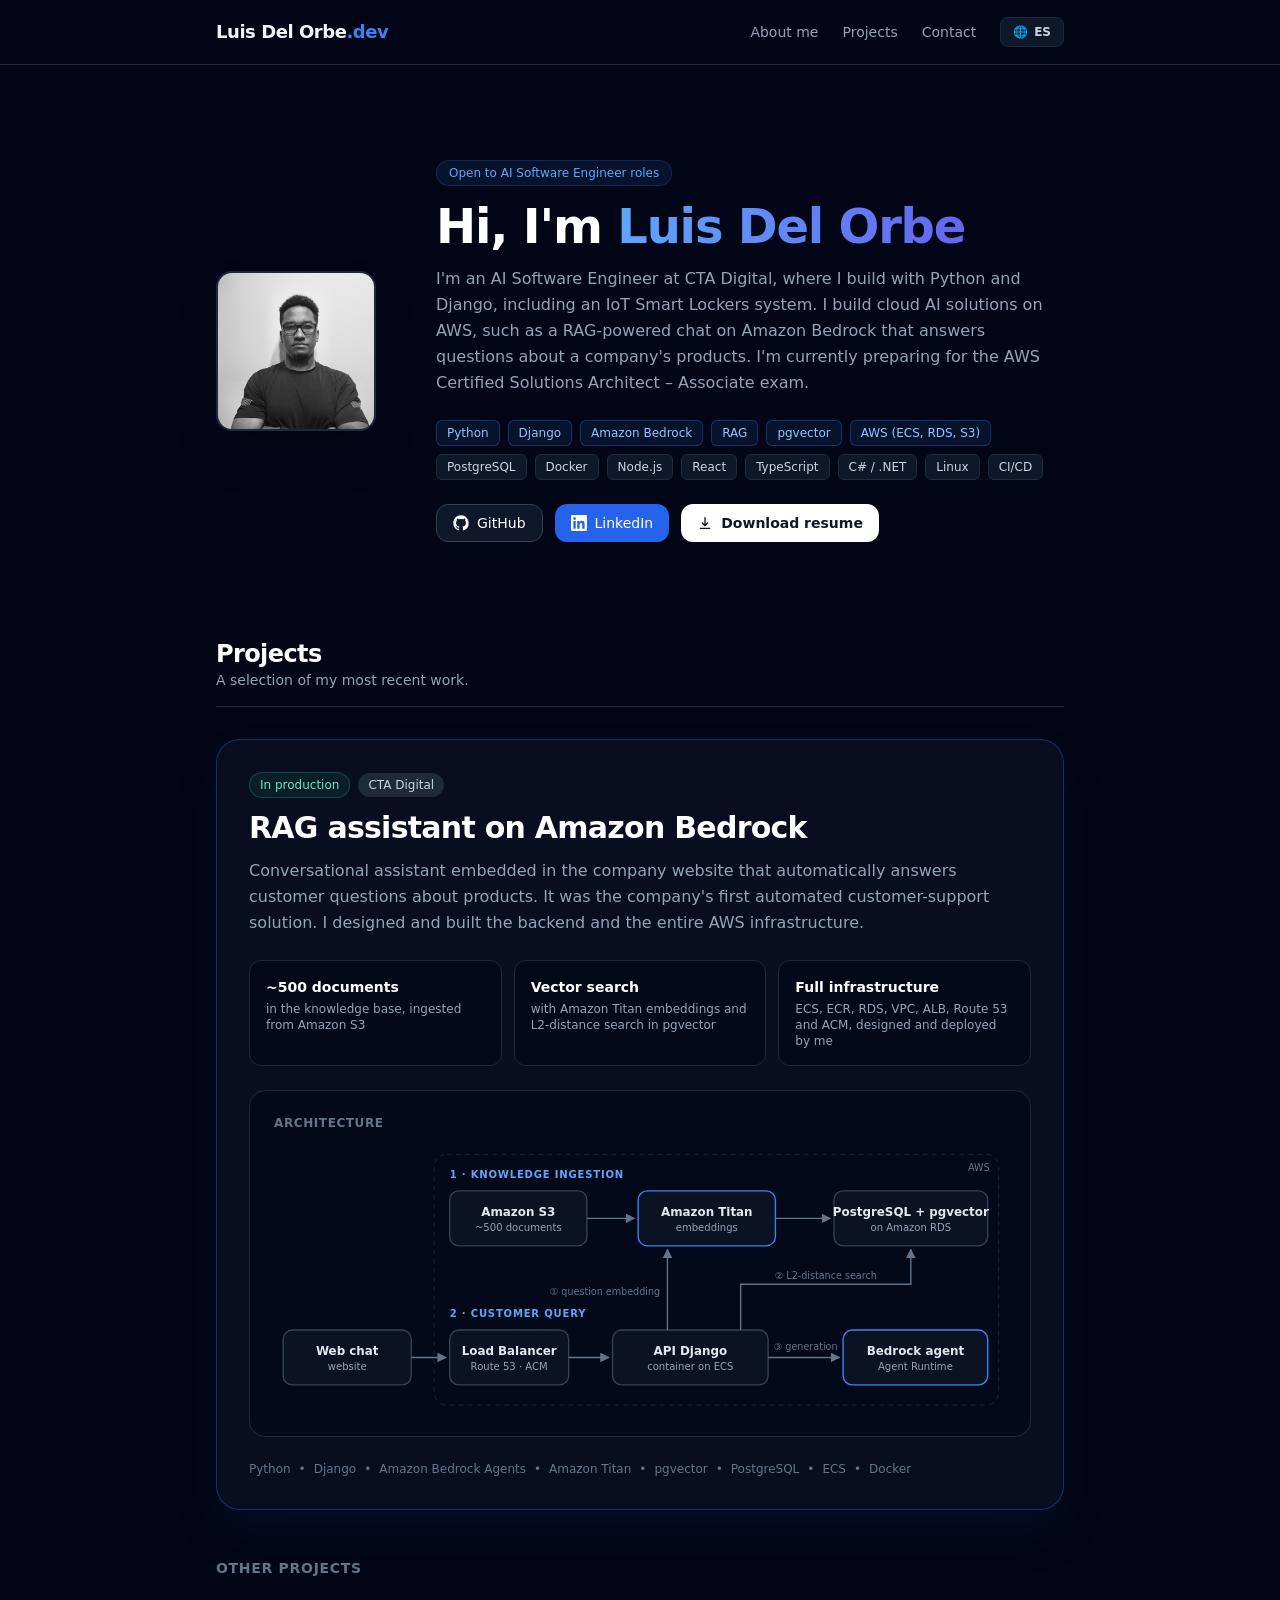
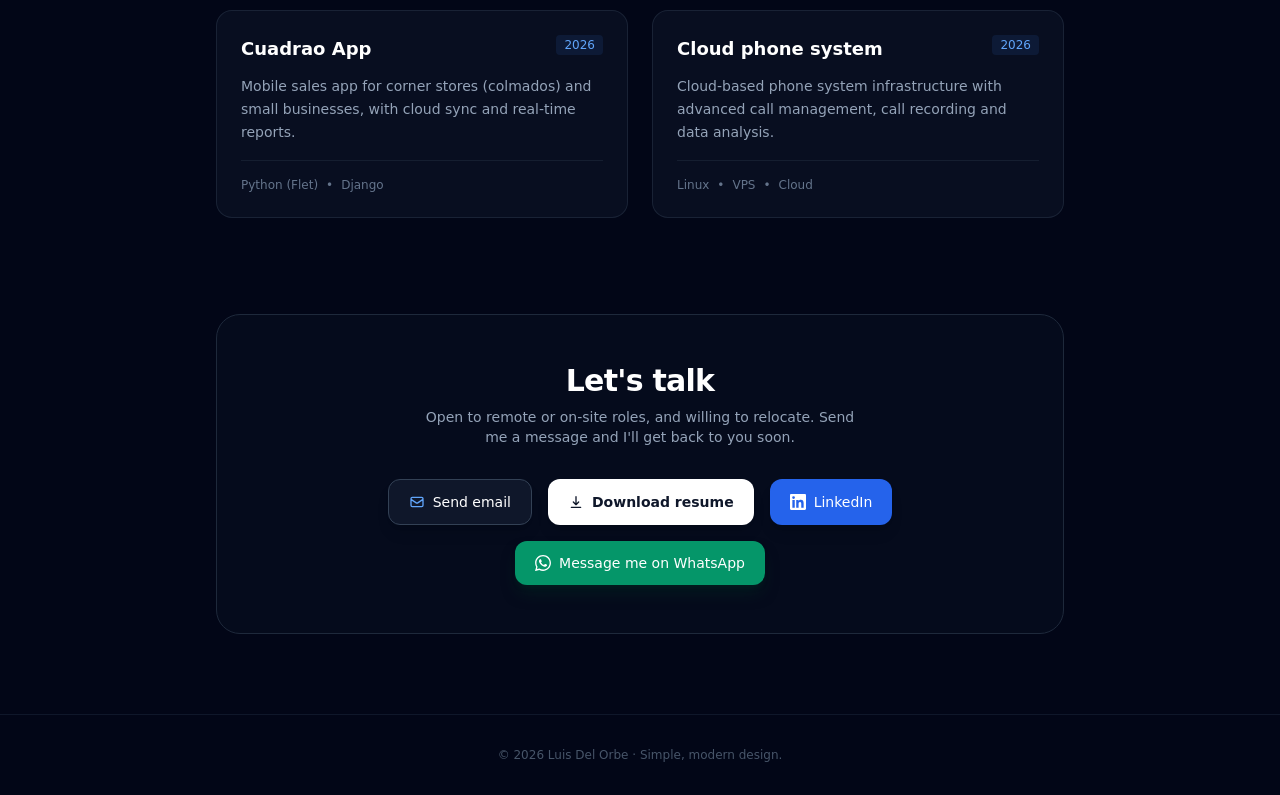
<file: index.html>
<!DOCTYPE html>
<html lang="es" class="scroll-smooth">
<head>
    <meta charset="UTF-8">
    <meta name="viewport" content="width=device-width, initial-scale=1.0">
    <title>Luis Del Orbe | AI Software Engineer</title>
    <meta name="description" content="Luis Del Orbe, AI Software Engineer en Santo Domingo, República Dominicana. Python, Django, Amazon Bedrock y soluciones de IA con RAG.">
    <meta name="author" content="Luis Del Orbe">

    <!-- Vista previa al compartir (LinkedIn, WhatsApp, etc.) -->
    <meta property="og:type" content="website">
    <meta property="og:title" content="Luis Del Orbe | AI Software Engineer">
    <meta property="og:description" content="Python, Django, Amazon Bedrock y soluciones de IA con RAG. Abierto a oportunidades remotas o presenciales.">
    <meta property="og:url" content="https://luismiguel0406.github.io/Portfolio/">
    <meta property="og:image" content="https://luismiguel0406.github.io/Portfolio/images/profile_pic_2.jpeg">
    <meta name="twitter:card" content="summary">

    <link rel="icon" href="data:image/svg+xml,%3Csvg xmlns='http://www.w3.org/2000/svg' viewBox='0 0 64 64'%3E%3Crect width='64' height='64' rx='14' fill='%230f172a'/%3E%3Ctext x='50%25' y='54%25' dominant-baseline='middle' text-anchor='middle' font-family='Arial,sans-serif' font-weight='700' font-size='28' fill='%233b82f6'%3ELD%3C/text%3E%3C/svg%3E">
    <link rel="canonical" href="https://luismiguel0406.github.io/Portfolio/">

    <!-- CSS compilado de Tailwind (reemplaza el CDN) -->
    <link rel="stylesheet" href="styles.css">
</head>
<body class="bg-slate-950 text-slate-100 font-sans antialiased selection:bg-blue-500 selection:text-white">

    <!-- HEADER / NAVEGACIÓN -->
    <header class="fixed top-0 left-0 w-full bg-slate-950/85 backdrop-blur-md border-b border-slate-800 z-50">
        <div class="max-w-4xl mx-auto px-6 h-16 flex items-center justify-between gap-4">
            <a href="#sobre-mi" class="font-bold text-lg tracking-tight whitespace-nowrap">
                <span class="sm:hidden">LDO</span><span class="hidden sm:inline">Luis Del Orbe</span><span class="text-blue-500">.dev</span>
            </a>

            <div class="flex items-center gap-4 sm:gap-6">
                <nav class="flex gap-4 sm:gap-6 text-xs sm:text-sm text-slate-400" aria-label="Principal">
                    <a href="#sobre-mi" class="hidden sm:inline hover:text-white transition" data-i18n="nav-about">Sobre mí</a>
                    <a href="#proyectos" class="hover:text-white transition" data-i18n="nav-projects">Proyectos</a>
                    <a href="#contacto" class="hover:text-white transition" data-i18n="nav-contact">Contacto</a>
                </nav>

                <!-- Selector de idioma -->
                <button id="langToggle" type="button" aria-label="Cambiar idioma / Change language" class="px-3 py-1.5 rounded-lg bg-slate-900 border border-slate-800 text-xs font-semibold text-slate-300 hover:bg-slate-800 hover:text-white transition flex items-center gap-1.5">
                    <span aria-hidden="true">🌐</span> <span id="langText">EN</span>
                </button>
            </div>
        </div>
    </header>

    <!-- CONTENIDO PRINCIPAL -->
    <main class="max-w-4xl mx-auto px-6 pt-32 pb-20 space-y-24">

        <!-- SOBRE MÍ -->
        <section id="sobre-mi" class="grid grid-cols-1 md:grid-cols-4 gap-8 items-center pt-8 scroll-mt-24">
            <div class="flex justify-center md:justify-start">
                <div class="relative w-40 h-40 rounded-2xl overflow-hidden border-2 border-slate-800 shadow-2xl bg-slate-900">
                    <img src="images/profile_pic_2.jpeg"
                         alt="Foto de Luis Del Orbe"
                         width="160" height="160"
                         class="w-full h-full object-cover grayscale hover:grayscale-0 transition duration-500">
                </div>
            </div>

            <div class="md:col-span-3 space-y-4 text-center md:text-left">
                <div class="inline-block px-3 py-1 bg-blue-500/10 border border-blue-500/20 text-blue-400 text-xs font-medium rounded-full" data-i18n="badge-status">Abierto a oportunidades como AI Software Engineer</div>
                <h1 class="text-4xl sm:text-5xl font-extrabold tracking-tight text-white">
                    <span data-i18n="hero-greeting">Hola, soy</span> <span class="text-transparent bg-clip-text bg-gradient-to-r from-blue-400 to-indigo-500">Luis Del Orbe</span>
                </h1>
                <p class="text-slate-400 text-base leading-relaxed" data-i18n="hero-desc">Soy AI Software Engineer en CTA Digital, donde desarrollo con Python y Django, incluido un sistema IoT de Smart Lockers. Construyo soluciones de inteligencia artificial en la nube con AWS; entre ellas, un chat con RAG sobre Amazon Bedrock que responde preguntas sobre los productos de una empresa. Actualmente me preparo para la certificación AWS Certified Solutions Architect – Associate.</p>

                <ul class="flex flex-wrap gap-2 justify-center md:justify-start pt-2 max-w-xl md:max-w-none mx-auto" aria-label="Tecnologías">
                    <li class="px-2.5 py-1 bg-blue-500/10 border border-blue-500/30 text-blue-300 text-xs font-medium rounded-md">Python</li>
                    <li class="px-2.5 py-1 bg-blue-500/10 border border-blue-500/30 text-blue-300 text-xs font-medium rounded-md">Django</li>
                    <li class="px-2.5 py-1 bg-blue-500/10 border border-blue-500/30 text-blue-300 text-xs font-medium rounded-md">Amazon Bedrock</li>
                    <li class="px-2.5 py-1 bg-blue-500/10 border border-blue-500/30 text-blue-300 text-xs font-medium rounded-md">RAG</li>
                    <li class="px-2.5 py-1 bg-blue-500/10 border border-blue-500/30 text-blue-300 text-xs font-medium rounded-md">pgvector</li>
                    <li class="px-2.5 py-1 bg-blue-500/10 border border-blue-500/30 text-blue-300 text-xs font-medium rounded-md">AWS (ECS, RDS, S3)</li>
                    <li class="px-2.5 py-1 bg-slate-900 border border-slate-800 text-slate-300 text-xs rounded-md">PostgreSQL</li>
                    <li class="px-2.5 py-1 bg-slate-900 border border-slate-800 text-slate-300 text-xs rounded-md">Docker</li>
                    <li class="px-2.5 py-1 bg-slate-900 border border-slate-800 text-slate-300 text-xs rounded-md">Node.js</li>
                    <li class="px-2.5 py-1 bg-slate-900 border border-slate-800 text-slate-300 text-xs rounded-md">React</li>
                    <li class="px-2.5 py-1 bg-slate-900 border border-slate-800 text-slate-300 text-xs rounded-md">TypeScript</li>
                    <li class="px-2.5 py-1 bg-slate-900 border border-slate-800 text-slate-300 text-xs rounded-md">C# / .NET</li>
                    <li class="px-2.5 py-1 bg-slate-900 border border-slate-800 text-slate-300 text-xs rounded-md">Linux</li>
                    <li class="px-2.5 py-1 bg-slate-900 border border-slate-800 text-slate-300 text-xs rounded-md">CI/CD</li>
                </ul>

                <div class="flex flex-wrap gap-3 justify-center md:justify-start pt-2">
                    <a href="https://github.com/luismiguel0406" target="_blank" rel="noopener noreferrer"
                       class="inline-flex items-center gap-2 bg-slate-900 hover:bg-slate-800 border border-slate-700 text-white text-sm font-medium px-4 py-2 rounded-xl transition">
                        <svg class="w-4 h-4" fill="currentColor" viewBox="0 0 24 24" aria-hidden="true"><path d="M12 .5C5.65.5.5 5.65.5 12a11.5 11.5 0 0 0 7.86 10.92c.58.1.79-.25.79-.56v-2c-3.2.7-3.88-1.37-3.88-1.37-.52-1.33-1.28-1.69-1.28-1.69-1.05-.72.08-.7.08-.7 1.16.08 1.77 1.19 1.77 1.19 1.03 1.77 2.7 1.26 3.36.96.1-.75.4-1.26.73-1.55-2.56-.29-5.25-1.28-5.25-5.7 0-1.26.45-2.29 1.19-3.1-.12-.29-.52-1.46.11-3.05 0 0 .97-.31 3.17 1.18a11 11 0 0 1 5.77 0c2.2-1.49 3.17-1.18 3.17-1.18.63 1.59.23 2.76.11 3.05.74.81 1.19 1.84 1.19 3.1 0 4.43-2.7 5.4-5.27 5.69.41.36.78 1.06.78 2.14v3.17c0 .31.21.67.8.56A11.5 11.5 0 0 0 23.5 12C23.5 5.65 18.35.5 12 .5z"/></svg>
                        GitHub
                    </a>
                    <a href="https://www.linkedin.com/in/luisdelorbe04/" target="_blank" rel="noopener noreferrer"
                       class="inline-flex items-center gap-2 bg-blue-600 hover:bg-blue-500 text-white text-sm font-medium px-4 py-2 rounded-xl transition">
                        <svg class="w-4 h-4" fill="currentColor" viewBox="0 0 24 24" aria-hidden="true"><path d="M20.45 20.45h-3.56v-5.57c0-1.33-.02-3.04-1.85-3.04-1.85 0-2.14 1.45-2.14 2.94v5.67H9.34V9h3.42v1.56h.05c.48-.9 1.64-1.85 3.37-1.85 3.6 0 4.27 2.37 4.27 5.46v6.28zM5.34 7.43a2.06 2.06 0 1 1 0-4.13 2.06 2.06 0 0 1 0 4.13zM7.12 20.45H3.56V9h3.56v11.45zM22.22 0H1.77C.79 0 0 .77 0 1.73v20.54C0 23.23.79 24 1.77 24h20.45c.98 0 1.78-.77 1.78-1.73V1.73C24 .77 23.2 0 22.22 0z"/></svg>
                        LinkedIn
                    </a>
                    <a href="cv/Luis_Del_Orbe_CV_AI_Software_Engineer_ES.pdf" target="_blank" rel="noopener" data-cv
                       class="inline-flex items-center gap-2 bg-white hover:bg-slate-200 text-slate-900 text-sm font-semibold px-4 py-2 rounded-xl transition">
                        <svg class="w-4 h-4" fill="none" stroke="currentColor" stroke-width="2" viewBox="0 0 24 24" aria-hidden="true"><path stroke-linecap="round" stroke-linejoin="round" d="M12 4v12m0 0l-4-4m4 4l4-4M5 20h14"/></svg>
                        <span data-i18n="btn-cv">Descargar CV</span>
                    </a>
                </div>
            </div>
        </section>

        <!-- PROYECTOS -->
        <section id="proyectos" class="space-y-8 scroll-mt-24">
            <div class="border-b border-slate-800 pb-4">
                <h2 class="text-2xl font-bold tracking-tight text-white" data-i18n="projects-title">Proyectos</h2>
                <p class="text-slate-400 text-sm" data-i18n="projects-subtitle">Una selección de mis trabajos más recientes.</p>
            </div>

            <!-- Proyecto destacado: asistente RAG -->
            <article class="bg-slate-900/50 border border-blue-500/30 rounded-3xl p-6 sm:p-8 space-y-6 shadow-2xl shadow-blue-950/30">
                <div class="space-y-3">
                    <div class="flex flex-wrap items-center gap-2 text-xs">
                        <span class="px-2.5 py-1 rounded-full bg-emerald-500/10 border border-emerald-500/30 text-emerald-300 font-medium" data-i18n="f-badge-prod">En producción</span>
                        <span class="px-2.5 py-1 rounded-full bg-slate-800 text-slate-300">CTA Digital</span>
                    </div>
                    <h3 class="text-2xl sm:text-3xl font-bold tracking-tight text-white" data-i18n="f-title">Asistente RAG con Amazon Bedrock</h3>
                    <p class="text-slate-400 leading-relaxed" data-i18n="f-desc">Asistente conversacional integrado en el sitio web de la empresa que responde automáticamente las consultas de clientes sobre productos. Fue la primera solución de atención automatizada de la compañía. Diseñé e implementé el backend y toda la infraestructura en AWS.</p>
                </div>

                <ul class="grid grid-cols-1 sm:grid-cols-3 gap-3 text-sm">
                    <li class="bg-slate-950/60 border border-slate-800 rounded-xl p-4">
                        <div class="text-white font-semibold" data-i18n="f-m1-t">~500 documentos</div>
                        <div class="text-slate-400 text-xs mt-1" data-i18n="f-m1-d">en la base de conocimiento, ingeridos desde Amazon S3</div>
                    </li>
                    <li class="bg-slate-950/60 border border-slate-800 rounded-xl p-4">
                        <div class="text-white font-semibold" data-i18n="f-m2-t">Búsqueda vectorial</div>
                        <div class="text-slate-400 text-xs mt-1" data-i18n="f-m2-d">con embeddings de Amazon Titan y búsqueda por distancia L2 en pgvector</div>
                    </li>
                    <li class="bg-slate-950/60 border border-slate-800 rounded-xl p-4">
                        <div class="text-white font-semibold" data-i18n="f-m3-t">Infraestructura completa</div>
                        <div class="text-slate-400 text-xs mt-1" data-i18n="f-m3-d">ECS, ECR, RDS, VPC, ALB, Route 53 y ACM, diseñada y desplegada por mí</div>
                    </li>
                </ul>

                <figure class="bg-slate-950/60 border border-slate-800 rounded-2xl p-4 sm:p-6">
                    <figcaption class="text-xs font-semibold uppercase tracking-wider text-slate-500 mb-4" data-i18n="f-diagram">Arquitectura</figcaption>
                    <div class="hidden md:block"><svg viewBox="0 0 800 290" class="w-full h-auto" role="img" aria-labelledby="rag-diagram-title" font-family="ui-sans-serif, system-ui, -apple-system, 'Segoe UI', Roboto, sans-serif"><title id="rag-diagram-title">Arquitectura del asistente RAG</title><defs><marker id="arr-d" viewBox="0 0 10 10" refX="9" refY="5" markerWidth="7" markerHeight="7" orient="auto-start-reverse"><path d="M0,0 L10,5 L0,10 z" fill="#64748b"/></marker></defs><rect x="175" y="8" width="617" height="274" rx="14" fill="none" stroke="#1e293b" stroke-dasharray="5 5"/><text x="782" y="26" text-anchor="end" font-size="10.5" fill="#64748b" data-i18n="d-aws">AWS</text><text x="192" y="34" font-size="11" font-weight="700" letter-spacing="0.08em" fill="#60a5fa" data-i18n="d-lane1">1 · INGESTA DE CONOCIMIENTO</text><text x="192" y="186" font-size="11" font-weight="700" letter-spacing="0.08em" fill="#60a5fa" data-i18n="d-lane2">2 · CONSULTA DEL CLIENTE</text><rect x="192" y="48" width="150" height="60" rx="10" fill="#0b1222" stroke="#334155" stroke-width="1.5"/><text x="267.0" y="75.0" text-anchor="middle" font-size="13" font-weight="600" fill="#e2e8f0">Amazon S3</text><text x="267.0" y="92.0" text-anchor="middle" font-size="11.0" fill="#94a3b8" data-i18n="d-s3">~500 documentos</text><rect x="398" y="48" width="150" height="60" rx="10" fill="#0b1222" stroke="#3b82f6" stroke-width="1.5"/><text x="473.0" y="75.0" text-anchor="middle" font-size="13" font-weight="600" fill="#e2e8f0">Amazon Titan</text><text x="473.0" y="92.0" text-anchor="middle" font-size="11.0" fill="#94a3b8" data-i18n="d-titan">embeddings</text><rect x="612" y="48" width="168" height="60" rx="10" fill="#0b1222" stroke="#334155" stroke-width="1.5"/><text x="696.0" y="75.0" text-anchor="middle" font-size="13" font-weight="600" fill="#e2e8f0">PostgreSQL + pgvector</text><text x="696.0" y="92.0" text-anchor="middle" font-size="11.0" fill="#94a3b8" data-i18n="d-pg">en Amazon RDS</text><path d="M342 78.0 H394" fill="none" stroke="#64748b" stroke-width="1.5" marker-end="url(#arr-d)"/><path d="M548 78.0 H608" fill="none" stroke="#64748b" stroke-width="1.5" marker-end="url(#arr-d)"/><rect x="10" y="200" width="140" height="60" rx="10" fill="#0b1222" stroke="#334155" stroke-width="1.5"/><text x="80.0" y="227.0" text-anchor="middle" font-size="13" font-weight="600" fill="#e2e8f0" data-i18n="d-chat-t">Chat web</text><text x="80.0" y="244.0" text-anchor="middle" font-size="11.0" fill="#94a3b8" data-i18n="d-chat">sitio web</text><rect x="192" y="200" width="130" height="60" rx="10" fill="#0b1222" stroke="#334155" stroke-width="1.5"/><text x="257.0" y="227.0" text-anchor="middle" font-size="13" font-weight="600" fill="#e2e8f0">Load Balancer</text><text x="257.0" y="244.0" text-anchor="middle" font-size="11.0" fill="#94a3b8" data-i18n="d-alb">Route 53 · ACM</text><rect x="370" y="200" width="170" height="60" rx="10" fill="#0b1222" stroke="#334155" stroke-width="1.5"/><text x="455.0" y="227.0" text-anchor="middle" font-size="13" font-weight="600" fill="#e2e8f0">API Django</text><text x="455.0" y="244.0" text-anchor="middle" font-size="11.0" fill="#94a3b8" data-i18n="d-api">contenedor en ECS</text><rect x="622" y="200" width="158" height="60" rx="10" fill="#0b1222" stroke="#3b82f6" stroke-width="1.5"/><text x="701.0" y="227.0" text-anchor="middle" font-size="13" font-weight="600" fill="#e2e8f0" data-i18n="d-agent-t">Agente de Bedrock</text><text x="701.0" y="244.0" text-anchor="middle" font-size="11.0" fill="#94a3b8" data-i18n="d-agent">Agent Runtime</text><path d="M150 230.0 H188" fill="none" stroke="#64748b" stroke-width="1.5" marker-end="url(#arr-d)"/><path d="M322 230.0 H366" fill="none" stroke="#64748b" stroke-width="1.5" marker-end="url(#arr-d)"/><path d="M540 230.0 H618" fill="none" stroke="#64748b" stroke-width="1.5" marker-end="url(#arr-d)"/><text x="581" y="222.0" text-anchor="middle" font-size="10.5" fill="#64748b" data-i18n="d-l-answer">③ generación</text><path d="M430 200 V112" fill="none" stroke="#64748b" stroke-width="1.5" marker-end="url(#arr-d)"/><text x="422" y="162" text-anchor="end" font-size="10.5" fill="#64748b" data-i18n="d-l-embed">① embedding de la pregunta</text><path d="M510 200 V150 H696 V112" fill="none" stroke="#64748b" stroke-width="1.5" marker-end="url(#arr-d)"/><text x="603" y="144" text-anchor="middle" font-size="10.5" fill="#64748b" data-i18n="d-l-search">② búsqueda por distancia L2</text></svg></div>
                    <div class="md:hidden"><svg viewBox="0 0 330 604" class="w-full h-auto max-w-xs mx-auto" role="img" aria-labelledby="rag-diagram-title-m" font-family="ui-sans-serif, system-ui, -apple-system, 'Segoe UI', Roboto, sans-serif"><title id="rag-diagram-title-m">Arquitectura del asistente RAG</title><defs><marker id="arr-m" viewBox="0 0 10 10" refX="9" refY="5" markerWidth="7" markerHeight="7" orient="auto-start-reverse"><path d="M0,0 L10,5 L0,10 z" fill="#64748b"/></marker></defs><text x="44" y="30" font-size="11" font-weight="700" letter-spacing="0.08em" fill="#60a5fa" data-i18n="d-lane1">1 · INGESTA DE CONOCIMIENTO</text><rect x="44" y="44" width="240" height="58" rx="10" fill="#0b1222" stroke="#334155" stroke-width="1.5"/><text x="164.0" y="70.0" text-anchor="middle" font-size="15" font-weight="600" fill="#e2e8f0">Amazon S3</text><text x="164.0" y="89.0" text-anchor="middle" font-size="12.8" fill="#94a3b8" data-i18n="d-s3">~500 documentos</text><rect x="44" y="122" width="240" height="58" rx="10" fill="#0b1222" stroke="#3b82f6" stroke-width="1.5"/><text x="164.0" y="148.0" text-anchor="middle" font-size="15" font-weight="600" fill="#e2e8f0">Amazon Titan</text><text x="164.0" y="167.0" text-anchor="middle" font-size="12.8" fill="#94a3b8" data-i18n="d-titan">embeddings</text><rect x="44" y="200" width="240" height="58" rx="10" fill="#0b1222" stroke="#334155" stroke-width="1.5"/><text x="164.0" y="226.0" text-anchor="middle" font-size="15" font-weight="600" fill="#e2e8f0">PostgreSQL + pgvector</text><text x="164.0" y="245.0" text-anchor="middle" font-size="12.8" fill="#94a3b8" data-i18n="d-pg">en Amazon RDS</text><path d="M164.0 102 V118" fill="none" stroke="#64748b" stroke-width="1.5" marker-end="url(#arr-m)"/><path d="M164.0 180 V196" fill="none" stroke="#64748b" stroke-width="1.5" marker-end="url(#arr-m)"/><text x="44" y="286" font-size="11" font-weight="700" letter-spacing="0.08em" fill="#60a5fa" data-i18n="d-lane2">2 · CONSULTA DEL CLIENTE</text><rect x="44" y="300" width="240" height="58" rx="10" fill="#0b1222" stroke="#334155" stroke-width="1.5"/><text x="164.0" y="326.0" text-anchor="middle" font-size="15" font-weight="600" fill="#e2e8f0" data-i18n="d-chat-t">Chat web</text><text x="164.0" y="345.0" text-anchor="middle" font-size="12.8" fill="#94a3b8" data-i18n="d-chat">sitio web</text><rect x="44" y="378" width="240" height="58" rx="10" fill="#0b1222" stroke="#334155" stroke-width="1.5"/><text x="164.0" y="404.0" text-anchor="middle" font-size="15" font-weight="600" fill="#e2e8f0">Load Balancer</text><text x="164.0" y="423.0" text-anchor="middle" font-size="12.8" fill="#94a3b8" data-i18n="d-alb">Route 53 · ACM</text><rect x="44" y="456" width="240" height="58" rx="10" fill="#0b1222" stroke="#334155" stroke-width="1.5"/><text x="164.0" y="482.0" text-anchor="middle" font-size="15" font-weight="600" fill="#e2e8f0">API Django</text><text x="164.0" y="501.0" text-anchor="middle" font-size="12.8" fill="#94a3b8" data-i18n="d-api">contenedor en ECS</text><rect x="44" y="534" width="240" height="58" rx="10" fill="#0b1222" stroke="#3b82f6" stroke-width="1.5"/><text x="164.0" y="560.0" text-anchor="middle" font-size="15" font-weight="600" fill="#e2e8f0" data-i18n="d-agent-t">Agente de Bedrock</text><text x="164.0" y="579.0" text-anchor="middle" font-size="12.8" fill="#94a3b8" data-i18n="d-agent">Agent Runtime</text><path d="M164.0 358 V374" fill="none" stroke="#64748b" stroke-width="1.5" marker-end="url(#arr-m)"/><path d="M164.0 436 V452" fill="none" stroke="#64748b" stroke-width="1.5" marker-end="url(#arr-m)"/><path d="M164.0 514 V530" fill="none" stroke="#64748b" stroke-width="1.5" marker-end="url(#arr-m)"/><path d="M284 485.0 H312 V229.0 H288" fill="none" stroke="#64748b" stroke-width="1.5" marker-end="url(#arr-m)"/><text x="324" y="357.0" font-size="12" fill="#64748b" text-anchor="middle" transform="rotate(-90 324 357.0)" data-i18n="d-l-search-m">② búsqueda L2</text><path d="M44 477.0 H18 V151.0 H40" fill="none" stroke="#64748b" stroke-width="1.5" marker-end="url(#arr-m)"/><text x="35" y="318.0" font-size="12" fill="#64748b" text-anchor="middle" transform="rotate(-90 35 318.0)" data-i18n="d-l-embed-m">① embedding</text><text x="208.0" y="526" text-anchor="middle" font-size="10.5" fill="#64748b" data-i18n="d-l-answer">③ generación</text></svg></div>
                </figure>

                <div class="flex flex-wrap gap-2 text-xs text-slate-500">
                    <span>Python</span><span aria-hidden="true">•</span><span>Django</span><span aria-hidden="true">•</span><span>Amazon Bedrock Agents</span><span aria-hidden="true">•</span><span>Amazon Titan</span><span aria-hidden="true">•</span><span>pgvector</span><span aria-hidden="true">•</span><span>PostgreSQL</span><span aria-hidden="true">•</span><span>ECS</span><span aria-hidden="true">•</span><span>Docker</span>
                </div>
            </article>

            <h3 class="text-sm font-semibold uppercase tracking-wider text-slate-500 pt-4" data-i18n="other-projects">Otros proyectos</h3>
            <div class="grid grid-cols-1 md:grid-cols-2 gap-6">

                <!-- Proyecto: Cuadrao -->
                <article class="bg-slate-900/50 border border-slate-800/80 rounded-2xl p-6 hover:border-slate-700 transition flex flex-col justify-between">
                    <div class="space-y-3">
                        <div class="flex justify-between items-start gap-3">
                            <h3 class="font-semibold text-lg text-white" data-i18n="p1-title">Cuadrao App</h3>
                            <span class="text-xs text-blue-400 bg-blue-500/10 px-2 py-0.5 rounded shrink-0">2026</span>
                        </div>
                        <p class="text-slate-400 text-sm leading-relaxed" data-i18n="p1-desc">Aplicación móvil de ventas para colmados y pequeñas empresas, con sincronización en la nube y reportes en tiempo real.</p>
                    </div>
                    <div class="pt-4 mt-4 border-t border-slate-800/60 flex flex-wrap gap-2 text-xs text-slate-500">
                        <span>Python (Flet)</span><span aria-hidden="true">•</span><span>Django</span>
                    </div>
                </article>

                <!-- Proyecto: Central telefónica -->
                <article class="bg-slate-900/50 border border-slate-800/80 rounded-2xl p-6 hover:border-slate-700 transition flex flex-col justify-between">
                    <div class="space-y-3">
                        <div class="flex justify-between items-start gap-3">
                            <h3 class="font-semibold text-lg text-white" data-i18n="p2-title">Central telefónica en la nube</h3>
                            <span class="text-xs text-blue-400 bg-blue-500/10 px-2 py-0.5 rounded shrink-0">2026</span>
                        </div>
                        <p class="text-slate-400 text-sm leading-relaxed" data-i18n="p2-desc">Infraestructura de central telefónica en la nube con gestión avanzada de llamadas, grabación y análisis de datos.</p>
                    </div>
                    <div class="pt-4 mt-4 border-t border-slate-800/60 flex flex-wrap gap-2 text-xs text-slate-500">
                        <span>Linux</span><span aria-hidden="true">•</span><span>VPS</span><span aria-hidden="true">•</span><span>Cloud</span>
                    </div>
                </article>

            </div>
        </section>

        <!-- CONTACTO -->
        <section id="contacto" class="bg-slate-900/30 border border-slate-800 rounded-3xl p-8 sm:p-12 text-center space-y-6 scroll-mt-24">
            <div class="space-y-2 max-w-md mx-auto">
                <h2 class="text-2xl sm:text-3xl font-bold tracking-tight text-white" data-i18n="contact-title">¿Hablamos?</h2>
                <p class="text-slate-400 text-sm" data-i18n="contact-subtitle">Abierto a oportunidades laborales remotas o presenciales, con disponibilidad para reubicarme. Escríbeme y te responderé a la brevedad.</p>
            </div>

            <div class="flex flex-wrap justify-center gap-4 pt-2">
                <a href="mailto:luismiguel0406@gmail.com"
                   class="inline-flex items-center gap-2 bg-slate-900 hover:bg-slate-800 border border-slate-700 text-white text-sm font-medium px-5 py-3 rounded-xl transition shadow-lg">
                    <svg class="w-4 h-4 text-blue-400" fill="none" stroke="currentColor" stroke-width="2" viewBox="0 0 24 24" aria-hidden="true"><path stroke-linecap="round" stroke-linejoin="round" d="M3 8l7.89 5.26a2 2 0 002.22 0L21 8M5 19h14a2 2 0 002-2V7a2 2 0 00-2-2H5a2 2 0 00-2 2v10a2 2 0 002 2z"/></svg>
                    <span data-i18n="btn-email">Enviar correo</span>
                </a>

                <a href="cv/Luis_Del_Orbe_CV_AI_Software_Engineer_ES.pdf" target="_blank" rel="noopener" data-cv
                   class="inline-flex items-center gap-2 bg-white hover:bg-slate-200 text-slate-900 text-sm font-semibold px-5 py-3 rounded-xl transition shadow-lg">
                    <svg class="w-4 h-4" fill="none" stroke="currentColor" stroke-width="2" viewBox="0 0 24 24" aria-hidden="true"><path stroke-linecap="round" stroke-linejoin="round" d="M12 4v12m0 0l-4-4m4 4l4-4M5 20h14"/></svg>
                    <span data-i18n="btn-cv">Descargar CV</span>
                </a>

                <a href="https://www.linkedin.com/in/luisdelorbe04/" target="_blank" rel="noopener noreferrer"
                   class="inline-flex items-center gap-2 bg-blue-600 hover:bg-blue-500 text-white text-sm font-medium px-5 py-3 rounded-xl transition shadow-lg">
                    <svg class="w-4 h-4" fill="currentColor" viewBox="0 0 24 24" aria-hidden="true"><path d="M20.45 20.45h-3.56v-5.57c0-1.33-.02-3.04-1.85-3.04-1.85 0-2.14 1.45-2.14 2.94v5.67H9.34V9h3.42v1.56h.05c.48-.9 1.64-1.85 3.37-1.85 3.6 0 4.27 2.37 4.27 5.46v6.28zM5.34 7.43a2.06 2.06 0 1 1 0-4.13 2.06 2.06 0 0 1 0 4.13zM7.12 20.45H3.56V9h3.56v11.45zM22.22 0H1.77C.79 0 0 .77 0 1.73v20.54C0 23.23.79 24 1.77 24h20.45c.98 0 1.78-.77 1.78-1.73V1.73C24 .77 23.2 0 22.22 0z"/></svg>
                    LinkedIn
                </a>

                <a href="https://wa.me/18492692906" target="_blank" rel="noopener noreferrer"
                   class="inline-flex items-center gap-2 bg-emerald-600 hover:bg-emerald-500 text-white text-sm font-medium px-5 py-3 rounded-xl transition shadow-lg shadow-emerald-950/50">
                    <svg class="w-4 h-4" fill="currentColor" viewBox="0 0 24 24" aria-hidden="true"><path d="M.057 24l1.687-6.163c-1.041-1.804-1.588-3.849-1.587-5.946.003-6.556 5.338-11.891 11.893-11.891 3.181.001 6.167 1.24 8.413 3.488 2.245 2.448 3.481 5.434 3.479 8.62-.003 6.557-5.338 11.892-11.893 11.892-1.99-.001-3.951-.5-5.688-1.448l-6.305 1.654zm6.597-3.807c1.676.995 3.276 1.591 5.392 1.592 5.448 0 9.886-4.434 9.889-9.885.002-5.462-4.415-9.89-9.881-9.892-5.452 0-9.887 4.434-9.889 9.884-.001 2.225.651 3.891 1.746 5.634l-.999 3.648 3.742-.981zm11.387-5.464c-.074-.124-.272-.198-.57-.347-.297-.149-1.758-.868-2.031-.967-.272-.099-.47-.149-.669.149-.198.297-.768.967-.941 1.165-.173.198-.347.223-.644.074-.297-.149-1.255-.462-2.39-1.475-.883-.788-1.48-1.761-1.653-2.059-.173-.297-.018-.458.13-.606.134-.133.297-.347.446-.521.151-.172.2-.296.3-.495.099-.198.05-.372-.025-.521-.075-.148-.669-1.611-.916-2.206-.242-.579-.487-.501-.669-.51l-.57-.01c-.198 0-.52.074-.792.372s-1.04 1.016-1.04 2.479 1.065 2.876 1.213 3.074c.149.198 2.095 3.2 5.076 4.487.709.306 1.263.489 1.694.626.712.226 1.36.194 1.872.118.571-.085 1.758-.719 2.006-1.413.248-.695.248-1.29.173-1.414z"/></svg>
                    <span data-i18n="btn-whatsapp">Escríbeme al WhatsApp</span>
                </a>
            </div>
        </section>

    </main>

    <!-- FOOTER -->
    <footer class="border-t border-slate-900 py-8 text-center text-xs text-slate-600">
        <p>&copy; 2026 Luis Del Orbe · <span data-i18n="footer-text">Diseño simple y moderno.</span></p>
    </footer>

    <!-- TRADUCCIÓN -->
    <script>
        // El español se toma directamente del HTML, así nunca se desincroniza.
        // Solo el inglés vive aquí.
        const en = {
            "nav-about": "About me",
            "nav-projects": "Projects",
            "nav-contact": "Contact",
            "badge-status": "Open to AI Software Engineer roles",
            "hero-greeting": "Hi, I'm",
            "hero-desc": "I'm an AI Software Engineer at CTA Digital, where I build with Python and Django, including an IoT Smart Lockers system. I build cloud AI solutions on AWS, such as a RAG-powered chat on Amazon Bedrock that answers questions about a company's products. I'm currently preparing for the AWS Certified Solutions Architect – Associate exam.",
            "projects-title": "Projects",
            "projects-subtitle": "A selection of my most recent work.",
            "p1-title": "Cuadrao App",
            "p1-desc": "Mobile sales app for corner stores (colmados) and small businesses, with cloud sync and real-time reports.",
            "p2-title": "Cloud phone system",
            "p2-desc": "Cloud-based phone system infrastructure with advanced call management, call recording and data analysis.",
            "f-badge-prod": "In production",
            "f-title": "RAG assistant on Amazon Bedrock",
            "f-desc": "Conversational assistant embedded in the company website that automatically answers customer questions about products. It was the company's first automated customer-support solution. I designed and built the backend and the entire AWS infrastructure.",
            "f-m1-t": "~500 documents",
            "f-m1-d": "in the knowledge base, ingested from Amazon S3",
            "f-m2-t": "Vector search",
            "f-m2-d": "with Amazon Titan embeddings and L2-distance search in pgvector",
            "f-m3-t": "Full infrastructure",
            "f-m3-d": "ECS, ECR, RDS, VPC, ALB, Route 53 and ACM, designed and deployed by me",
            "f-diagram": "Architecture",
            "d-lane1": "1 · KNOWLEDGE INGESTION",
            "d-lane2": "2 · CUSTOMER QUERY",
            "d-s3": "~500 documents",
            "d-titan": "embeddings",
            "d-pg": "on Amazon RDS",
            "d-chat": "website",
            "d-alb": "Route 53 · ACM",
            "d-api": "container on ECS",
            "d-agent": "Agent Runtime",
            "d-chat-t": "Web chat",
            "d-agent-t": "Bedrock agent",
            "d-l-embed": "① question embedding",
            "d-l-embed-m": "① embedding",
            "d-l-search": "② L2-distance search",
            "d-l-search-m": "② L2 search",
            "d-l-answer": "③ generation",
            "d-aws": "AWS",
            "other-projects": "Other projects",
            "contact-title": "Let's talk",
            "contact-subtitle": "Open to remote or on-site roles, and willing to relocate. Send me a message and I'll get back to you soon.",
            "btn-email": "Send email",
            "btn-cv": "Download resume",
            "btn-whatsapp": "Message me on WhatsApp",
            "footer-text": "Simple, modern design."
        };

        const es = {};
        const i18nElements = document.querySelectorAll('[data-i18n]');
        i18nElements.forEach(el => {
            const key = el.getAttribute('data-i18n');
            if (!(key in es)) es[key] = el.textContent.trim();
        });
        const translations = { es, en };

        const langTextSpan = document.getElementById('langText');

        // El CV cambia según el idioma de la página.
        const cvFiles = {
            es: 'cv/Luis_Del_Orbe_CV_AI_Software_Engineer_ES.pdf',
            en: 'cv/Luis_Del_Orbe_Resume_AI_Software_Engineer_EN.pdf'
        };

        function applyLang(lang) {
            i18nElements.forEach(el => {
                const text = translations[lang][el.getAttribute('data-i18n')];
                if (text) el.textContent = text;
            });
            document.documentElement.lang = lang;
            document.querySelectorAll('[data-cv]').forEach(a => { a.href = cvFiles[lang]; });
            langTextSpan.textContent = lang === 'es' ? 'EN' : 'ES';
            currentLang = lang;
        }

        // Idioma inicial: el que eligió antes el visitante o, si no, el de su navegador.
        let currentLang = 'es';
        let saved = null;
        try { saved = localStorage.getItem('lang'); } catch (e) {}
        const initial = saved || ((navigator.language || 'es').toLowerCase().startsWith('es') ? 'es' : 'en');
        if (initial !== 'es') applyLang(initial);

        document.getElementById('langToggle').addEventListener('click', () => {
            const next = currentLang === 'es' ? 'en' : 'es';
            applyLang(next);
            try { localStorage.setItem('lang', next); } catch (e) {}
        });
    </script>
</body>
</html>
</file>
<file: styles.css>
*,:after,:before{--tw-border-spacing-x:0;--tw-border-spacing-y:0;--tw-translate-x:0;--tw-translate-y:0;--tw-rotate:0;--tw-skew-x:0;--tw-skew-y:0;--tw-scale-x:1;--tw-scale-y:1;--tw-pan-x: ;--tw-pan-y: ;--tw-pinch-zoom: ;--tw-scroll-snap-strictness:proximity;--tw-gradient-from-position: ;--tw-gradient-via-position: ;--tw-gradient-to-position: ;--tw-ordinal: ;--tw-slashed-zero: ;--tw-numeric-figure: ;--tw-numeric-spacing: ;--tw-numeric-fraction: ;--tw-ring-inset: ;--tw-ring-offset-width:0px;--tw-ring-offset-color:#fff;--tw-ring-color:rgba(59,130,246,.5);--tw-ring-offset-shadow:0 0 #0000;--tw-ring-shadow:0 0 #0000;--tw-shadow:0 0 #0000;--tw-shadow-colored:0 0 #0000;--tw-blur: ;--tw-brightness: ;--tw-contrast: ;--tw-grayscale: ;--tw-hue-rotate: ;--tw-invert: ;--tw-saturate: ;--tw-sepia: ;--tw-drop-shadow: ;--tw-backdrop-blur: ;--tw-backdrop-brightness: ;--tw-backdrop-contrast: ;--tw-backdrop-grayscale: ;--tw-backdrop-hue-rotate: ;--tw-backdrop-invert: ;--tw-backdrop-opacity: ;--tw-backdrop-saturate: ;--tw-backdrop-sepia: ;--tw-contain-size: ;--tw-contain-layout: ;--tw-contain-paint: ;--tw-contain-style: }::backdrop{--tw-border-spacing-x:0;--tw-border-spacing-y:0;--tw-translate-x:0;--tw-translate-y:0;--tw-rotate:0;--tw-skew-x:0;--tw-skew-y:0;--tw-scale-x:1;--tw-scale-y:1;--tw-pan-x: ;--tw-pan-y: ;--tw-pinch-zoom: ;--tw-scroll-snap-strictness:proximity;--tw-gradient-from-position: ;--tw-gradient-via-position: ;--tw-gradient-to-position: ;--tw-ordinal: ;--tw-slashed-zero: ;--tw-numeric-figure: ;--tw-numeric-spacing: ;--tw-numeric-fraction: ;--tw-ring-inset: ;--tw-ring-offset-width:0px;--tw-ring-offset-color:#fff;--tw-ring-color:rgba(59,130,246,.5);--tw-ring-offset-shadow:0 0 #0000;--tw-ring-shadow:0 0 #0000;--tw-shadow:0 0 #0000;--tw-shadow-colored:0 0 #0000;--tw-blur: ;--tw-brightness: ;--tw-contrast: ;--tw-grayscale: ;--tw-hue-rotate: ;--tw-invert: ;--tw-saturate: ;--tw-sepia: ;--tw-drop-shadow: ;--tw-backdrop-blur: ;--tw-backdrop-brightness: ;--tw-backdrop-contrast: ;--tw-backdrop-grayscale: ;--tw-backdrop-hue-rotate: ;--tw-backdrop-invert: ;--tw-backdrop-opacity: ;--tw-backdrop-saturate: ;--tw-backdrop-sepia: ;--tw-contain-size: ;--tw-contain-layout: ;--tw-contain-paint: ;--tw-contain-style: }/*! tailwindcss v3.4.19 | MIT License | https://tailwindcss.com*/*,:after,:before{box-sizing:border-box;border:0 solid #e5e7eb}:after,:before{--tw-content:""}:host,html{line-height:1.5;-webkit-text-size-adjust:100%;-moz-tab-size:4;-o-tab-size:4;tab-size:4;font-family:ui-sans-serif,system-ui,sans-serif,Apple Color Emoji,Segoe UI Emoji,Segoe UI Symbol,Noto Color Emoji;font-feature-settings:normal;font-variation-settings:normal;-webkit-tap-highlight-color:transparent}body{margin:0;line-height:inherit}hr{height:0;color:inherit;border-top-width:1px}abbr:where([title]){-webkit-text-decoration:underline dotted;text-decoration:underline dotted}h1,h2,h3,h4,h5,h6{font-size:inherit;font-weight:inherit}a{color:inherit;text-decoration:inherit}b,strong{font-weight:bolder}code,kbd,pre,samp{font-family:ui-monospace,SFMono-Regular,Menlo,Monaco,Consolas,Liberation Mono,Courier New,monospace;font-feature-settings:normal;font-variation-settings:normal;font-size:1em}small{font-size:80%}sub,sup{font-size:75%;line-height:0;position:relative;vertical-align:baseline}sub{bottom:-.25em}sup{top:-.5em}table{text-indent:0;border-color:inherit;border-collapse:collapse}button,input,optgroup,select,textarea{font-family:inherit;font-feature-settings:inherit;font-variation-settings:inherit;font-size:100%;font-weight:inherit;line-height:inherit;letter-spacing:inherit;color:inherit;margin:0;padding:0}button,select{text-transform:none}button,input:where([type=button]),input:where([type=reset]),input:where([type=submit]){-webkit-appearance:button;background-color:transparent;background-image:none}:-moz-focusring{outline:auto}:-moz-ui-invalid{box-shadow:none}progress{vertical-align:baseline}::-webkit-inner-spin-button,::-webkit-outer-spin-button{height:auto}[type=search]{-webkit-appearance:textfield;outline-offset:-2px}::-webkit-search-decoration{-webkit-appearance:none}::-webkit-file-upload-button{-webkit-appearance:button;font:inherit}summary{display:list-item}blockquote,dd,dl,figure,h1,h2,h3,h4,h5,h6,hr,p,pre{margin:0}fieldset{margin:0}fieldset,legend{padding:0}menu,ol,ul{list-style:none;margin:0;padding:0}dialog{padding:0}textarea{resize:vertical}input::-moz-placeholder,textarea::-moz-placeholder{opacity:1;color:#9ca3af}input::placeholder,textarea::placeholder{opacity:1;color:#9ca3af}[role=button],button{cursor:pointer}:disabled{cursor:default}audio,canvas,embed,iframe,img,object,svg,video{display:block;vertical-align:middle}img,video{max-width:100%;height:auto}[hidden]:where(:not([hidden=until-found])){display:none}.container{width:100%}@media (min-width:640px){.container{max-width:640px}}@media (min-width:768px){.container{max-width:768px}}@media (min-width:1024px){.container{max-width:1024px}}@media (min-width:1280px){.container{max-width:1280px}}@media (min-width:1536px){.container{max-width:1536px}}.fixed{position:fixed}.relative{position:relative}.left-0{left:0}.top-0{top:0}.z-50{z-index:50}.mx-auto{margin-left:auto;margin-right:auto}.mb-4{margin-bottom:1rem}.mt-1{margin-top:.25rem}.mt-4{margin-top:1rem}.inline-block{display:inline-block}.flex{display:flex}.inline-flex{display:inline-flex}.grid{display:grid}.hidden{display:none}.h-16{height:4rem}.h-4{height:1rem}.h-40{height:10rem}.h-auto{height:auto}.h-full{height:100%}.w-4{width:1rem}.w-40{width:10rem}.w-full{width:100%}.max-w-4xl{max-width:56rem}.max-w-md{max-width:28rem}.max-w-xl{max-width:36rem}.max-w-xs{max-width:20rem}.shrink-0{flex-shrink:0}.transform{transform:translate(var(--tw-translate-x),var(--tw-translate-y)) rotate(var(--tw-rotate)) skewX(var(--tw-skew-x)) skewY(var(--tw-skew-y)) scaleX(var(--tw-scale-x)) scaleY(var(--tw-scale-y))}.scroll-mt-24{scroll-margin-top:6rem}.grid-cols-1{grid-template-columns:repeat(1,minmax(0,1fr))}.flex-col{flex-direction:column}.flex-wrap{flex-wrap:wrap}.items-start{align-items:flex-start}.items-center{align-items:center}.justify-center{justify-content:center}.justify-between{justify-content:space-between}.gap-1\.5{gap:.375rem}.gap-2{gap:.5rem}.gap-3{gap:.75rem}.gap-4{gap:1rem}.gap-6{gap:1.5rem}.gap-8{gap:2rem}.space-y-2>:not([hidden])~:not([hidden]){--tw-space-y-reverse:0;margin-top:calc(.5rem*(1 - var(--tw-space-y-reverse)));margin-bottom:calc(.5rem*var(--tw-space-y-reverse))}.space-y-24>:not([hidden])~:not([hidden]){--tw-space-y-reverse:0;margin-top:calc(6rem*(1 - var(--tw-space-y-reverse)));margin-bottom:calc(6rem*var(--tw-space-y-reverse))}.space-y-3>:not([hidden])~:not([hidden]){--tw-space-y-reverse:0;margin-top:calc(.75rem*(1 - var(--tw-space-y-reverse)));margin-bottom:calc(.75rem*var(--tw-space-y-reverse))}.space-y-4>:not([hidden])~:not([hidden]){--tw-space-y-reverse:0;margin-top:calc(1rem*(1 - var(--tw-space-y-reverse)));margin-bottom:calc(1rem*var(--tw-space-y-reverse))}.space-y-6>:not([hidden])~:not([hidden]){--tw-space-y-reverse:0;margin-top:calc(1.5rem*(1 - var(--tw-space-y-reverse)));margin-bottom:calc(1.5rem*var(--tw-space-y-reverse))}.space-y-8>:not([hidden])~:not([hidden]){--tw-space-y-reverse:0;margin-top:calc(2rem*(1 - var(--tw-space-y-reverse)));margin-bottom:calc(2rem*var(--tw-space-y-reverse))}.overflow-hidden{overflow:hidden}.scroll-smooth{scroll-behavior:smooth}.whitespace-nowrap{white-space:nowrap}.rounded{border-radius:.25rem}.rounded-2xl{border-radius:1rem}.rounded-3xl{border-radius:1.5rem}.rounded-full{border-radius:9999px}.rounded-lg{border-radius:.5rem}.rounded-md{border-radius:.375rem}.rounded-xl{border-radius:.75rem}.border{border-width:1px}.border-2{border-width:2px}.border-b{border-bottom-width:1px}.border-t{border-top-width:1px}.border-blue-500\/20{border-color:rgba(59,130,246,.2)}.border-blue-500\/30{border-color:rgba(59,130,246,.3)}.border-emerald-500\/30{border-color:rgba(16,185,129,.3)}.border-slate-700{--tw-border-opacity:1;border-color:rgb(51 65 85/var(--tw-border-opacity,1))}.border-slate-800{--tw-border-opacity:1;border-color:rgb(30 41 59/var(--tw-border-opacity,1))}.border-slate-800\/60{border-color:rgba(30,41,59,.6)}.border-slate-800\/80{border-color:rgba(30,41,59,.8)}.border-slate-900{--tw-border-opacity:1;border-color:rgb(15 23 42/var(--tw-border-opacity,1))}.bg-blue-500\/10{background-color:rgba(59,130,246,.1)}.bg-blue-600{--tw-bg-opacity:1;background-color:rgb(37 99 235/var(--tw-bg-opacity,1))}.bg-emerald-500\/10{background-color:rgba(16,185,129,.1)}.bg-emerald-600{--tw-bg-opacity:1;background-color:rgb(5 150 105/var(--tw-bg-opacity,1))}.bg-slate-800{--tw-bg-opacity:1;background-color:rgb(30 41 59/var(--tw-bg-opacity,1))}.bg-slate-900{--tw-bg-opacity:1;background-color:rgb(15 23 42/var(--tw-bg-opacity,1))}.bg-slate-900\/30{background-color:rgba(15,23,42,.3)}.bg-slate-900\/50{background-color:rgba(15,23,42,.5)}.bg-slate-950{--tw-bg-opacity:1;background-color:rgb(2 6 23/var(--tw-bg-opacity,1))}.bg-slate-950\/60{background-color:rgba(2,6,23,.6)}.bg-slate-950\/85{background-color:rgba(2,6,23,.85)}.bg-white{--tw-bg-opacity:1;background-color:rgb(255 255 255/var(--tw-bg-opacity,1))}.bg-gradient-to-r{background-image:linear-gradient(to right,var(--tw-gradient-stops))}.from-blue-400{--tw-gradient-from:#60a5fa var(--tw-gradient-from-position);--tw-gradient-to:rgba(96,165,250,0) var(--tw-gradient-to-position);--tw-gradient-stops:var(--tw-gradient-from),var(--tw-gradient-to)}.to-indigo-500{--tw-gradient-to:#6366f1 var(--tw-gradient-to-position)}.bg-clip-text{-webkit-background-clip:text;background-clip:text}.object-cover{-o-object-fit:cover;object-fit:cover}.p-4{padding:1rem}.p-6{padding:1.5rem}.p-8{padding:2rem}.px-2{padding-left:.5rem;padding-right:.5rem}.px-2\.5{padding-left:.625rem;padding-right:.625rem}.px-3{padding-left:.75rem;padding-right:.75rem}.px-4{padding-left:1rem;padding-right:1rem}.px-5{padding-left:1.25rem;padding-right:1.25rem}.px-6{padding-left:1.5rem;padding-right:1.5rem}.py-0\.5{padding-top:.125rem;padding-bottom:.125rem}.py-1{padding-top:.25rem;padding-bottom:.25rem}.py-1\.5{padding-top:.375rem;padding-bottom:.375rem}.py-2{padding-top:.5rem;padding-bottom:.5rem}.py-3{padding-top:.75rem;padding-bottom:.75rem}.py-8{padding-top:2rem;padding-bottom:2rem}.pb-20{padding-bottom:5rem}.pb-4{padding-bottom:1rem}.pt-2{padding-top:.5rem}.pt-32{padding-top:8rem}.pt-4{padding-top:1rem}.pt-8{padding-top:2rem}.text-center{text-align:center}.font-sans{font-family:ui-sans-serif,system-ui,sans-serif,Apple Color Emoji,Segoe UI Emoji,Segoe UI Symbol,Noto Color Emoji}.text-2xl{font-size:1.5rem;line-height:2rem}.text-4xl{font-size:2.25rem;line-height:2.5rem}.text-base{font-size:1rem;line-height:1.5rem}.text-lg{font-size:1.125rem;line-height:1.75rem}.text-sm{font-size:.875rem;line-height:1.25rem}.text-xs{font-size:.75rem;line-height:1rem}.font-bold{font-weight:700}.font-extrabold{font-weight:800}.font-medium{font-weight:500}.font-semibold{font-weight:600}.uppercase{text-transform:uppercase}.leading-relaxed{line-height:1.625}.tracking-tight{letter-spacing:-.025em}.tracking-wider{letter-spacing:.05em}.text-blue-300{--tw-text-opacity:1;color:rgb(147 197 253/var(--tw-text-opacity,1))}.text-blue-400{--tw-text-opacity:1;color:rgb(96 165 250/var(--tw-text-opacity,1))}.text-blue-500{--tw-text-opacity:1;color:rgb(59 130 246/var(--tw-text-opacity,1))}.text-emerald-300{--tw-text-opacity:1;color:rgb(110 231 183/var(--tw-text-opacity,1))}.text-slate-100{--tw-text-opacity:1;color:rgb(241 245 249/var(--tw-text-opacity,1))}.text-slate-300{--tw-text-opacity:1;color:rgb(203 213 225/var(--tw-text-opacity,1))}.text-slate-400{--tw-text-opacity:1;color:rgb(148 163 184/var(--tw-text-opacity,1))}.text-slate-500{--tw-text-opacity:1;color:rgb(100 116 139/var(--tw-text-opacity,1))}.text-slate-600{--tw-text-opacity:1;color:rgb(71 85 105/var(--tw-text-opacity,1))}.text-slate-900{--tw-text-opacity:1;color:rgb(15 23 42/var(--tw-text-opacity,1))}.text-transparent{color:transparent}.text-white{--tw-text-opacity:1;color:rgb(255 255 255/var(--tw-text-opacity,1))}.antialiased{-webkit-font-smoothing:antialiased;-moz-osx-font-smoothing:grayscale}.shadow-2xl{--tw-shadow:0 25px 50px -12px rgba(0,0,0,.25);--tw-shadow-colored:0 25px 50px -12px var(--tw-shadow-color)}.shadow-2xl,.shadow-lg{box-shadow:var(--tw-ring-offset-shadow,0 0 #0000),var(--tw-ring-shadow,0 0 #0000),var(--tw-shadow)}.shadow-lg{--tw-shadow:0 10px 15px -3px rgba(0,0,0,.1),0 4px 6px -4px rgba(0,0,0,.1);--tw-shadow-colored:0 10px 15px -3px var(--tw-shadow-color),0 4px 6px -4px var(--tw-shadow-color)}.shadow-blue-950\/30{--tw-shadow-color:rgba(23,37,84,.3);--tw-shadow:var(--tw-shadow-colored)}.shadow-emerald-950\/50{--tw-shadow-color:rgba(2,44,34,.5);--tw-shadow:var(--tw-shadow-colored)}.grayscale{--tw-grayscale:grayscale(100%);filter:var(--tw-blur) var(--tw-brightness) var(--tw-contrast) var(--tw-grayscale) var(--tw-hue-rotate) var(--tw-invert) var(--tw-saturate) var(--tw-sepia) var(--tw-drop-shadow)}.backdrop-blur-md{--tw-backdrop-blur:blur(12px);-webkit-backdrop-filter:var(--tw-backdrop-blur) var(--tw-backdrop-brightness) var(--tw-backdrop-contrast) var(--tw-backdrop-grayscale) var(--tw-backdrop-hue-rotate) var(--tw-backdrop-invert) var(--tw-backdrop-opacity) var(--tw-backdrop-saturate) var(--tw-backdrop-sepia);backdrop-filter:var(--tw-backdrop-blur) var(--tw-backdrop-brightness) var(--tw-backdrop-contrast) var(--tw-backdrop-grayscale) var(--tw-backdrop-hue-rotate) var(--tw-backdrop-invert) var(--tw-backdrop-opacity) var(--tw-backdrop-saturate) var(--tw-backdrop-sepia)}.transition{transition-property:color,background-color,border-color,text-decoration-color,fill,stroke,opacity,box-shadow,transform,filter,-webkit-backdrop-filter;transition-property:color,background-color,border-color,text-decoration-color,fill,stroke,opacity,box-shadow,transform,filter,backdrop-filter;transition-property:color,background-color,border-color,text-decoration-color,fill,stroke,opacity,box-shadow,transform,filter,backdrop-filter,-webkit-backdrop-filter;transition-timing-function:cubic-bezier(.4,0,.2,1);transition-duration:.15s}.duration-500{transition-duration:.5s}.selection\:bg-blue-500 ::-moz-selection{--tw-bg-opacity:1;background-color:rgb(59 130 246/var(--tw-bg-opacity,1))}.selection\:bg-blue-500 ::selection{--tw-bg-opacity:1;background-color:rgb(59 130 246/var(--tw-bg-opacity,1))}.selection\:text-white ::-moz-selection{--tw-text-opacity:1;color:rgb(255 255 255/var(--tw-text-opacity,1))}.selection\:text-white ::selection{--tw-text-opacity:1;color:rgb(255 255 255/var(--tw-text-opacity,1))}.selection\:bg-blue-500::-moz-selection{--tw-bg-opacity:1;background-color:rgb(59 130 246/var(--tw-bg-opacity,1))}.selection\:bg-blue-500::selection{--tw-bg-opacity:1;background-color:rgb(59 130 246/var(--tw-bg-opacity,1))}.selection\:text-white::-moz-selection{--tw-text-opacity:1;color:rgb(255 255 255/var(--tw-text-opacity,1))}.selection\:text-white::selection{--tw-text-opacity:1;color:rgb(255 255 255/var(--tw-text-opacity,1))}.hover\:border-slate-700:hover{--tw-border-opacity:1;border-color:rgb(51 65 85/var(--tw-border-opacity,1))}.hover\:bg-blue-500:hover{--tw-bg-opacity:1;background-color:rgb(59 130 246/var(--tw-bg-opacity,1))}.hover\:bg-emerald-500:hover{--tw-bg-opacity:1;background-color:rgb(16 185 129/var(--tw-bg-opacity,1))}.hover\:bg-slate-200:hover{--tw-bg-opacity:1;background-color:rgb(226 232 240/var(--tw-bg-opacity,1))}.hover\:bg-slate-800:hover{--tw-bg-opacity:1;background-color:rgb(30 41 59/var(--tw-bg-opacity,1))}.hover\:text-white:hover{--tw-text-opacity:1;color:rgb(255 255 255/var(--tw-text-opacity,1))}.hover\:grayscale-0:hover{--tw-grayscale:grayscale(0);filter:var(--tw-blur) var(--tw-brightness) var(--tw-contrast) var(--tw-grayscale) var(--tw-hue-rotate) var(--tw-invert) var(--tw-saturate) var(--tw-sepia) var(--tw-drop-shadow)}@media (min-width:640px){.sm\:inline{display:inline}.sm\:hidden{display:none}.sm\:grid-cols-3{grid-template-columns:repeat(3,minmax(0,1fr))}.sm\:gap-6{gap:1.5rem}.sm\:p-12{padding:3rem}.sm\:p-6{padding:1.5rem}.sm\:p-8{padding:2rem}.sm\:text-3xl{font-size:1.875rem;line-height:2.25rem}.sm\:text-5xl{font-size:3rem;line-height:1}.sm\:text-sm{font-size:.875rem;line-height:1.25rem}}@media (min-width:768px){.md\:col-span-3{grid-column:span 3/span 3}.md\:block{display:block}.md\:hidden{display:none}.md\:max-w-none{max-width:none}.md\:grid-cols-2{grid-template-columns:repeat(2,minmax(0,1fr))}.md\:grid-cols-4{grid-template-columns:repeat(4,minmax(0,1fr))}.md\:justify-start{justify-content:flex-start}.md\:text-left{text-align:left}}
</file>
